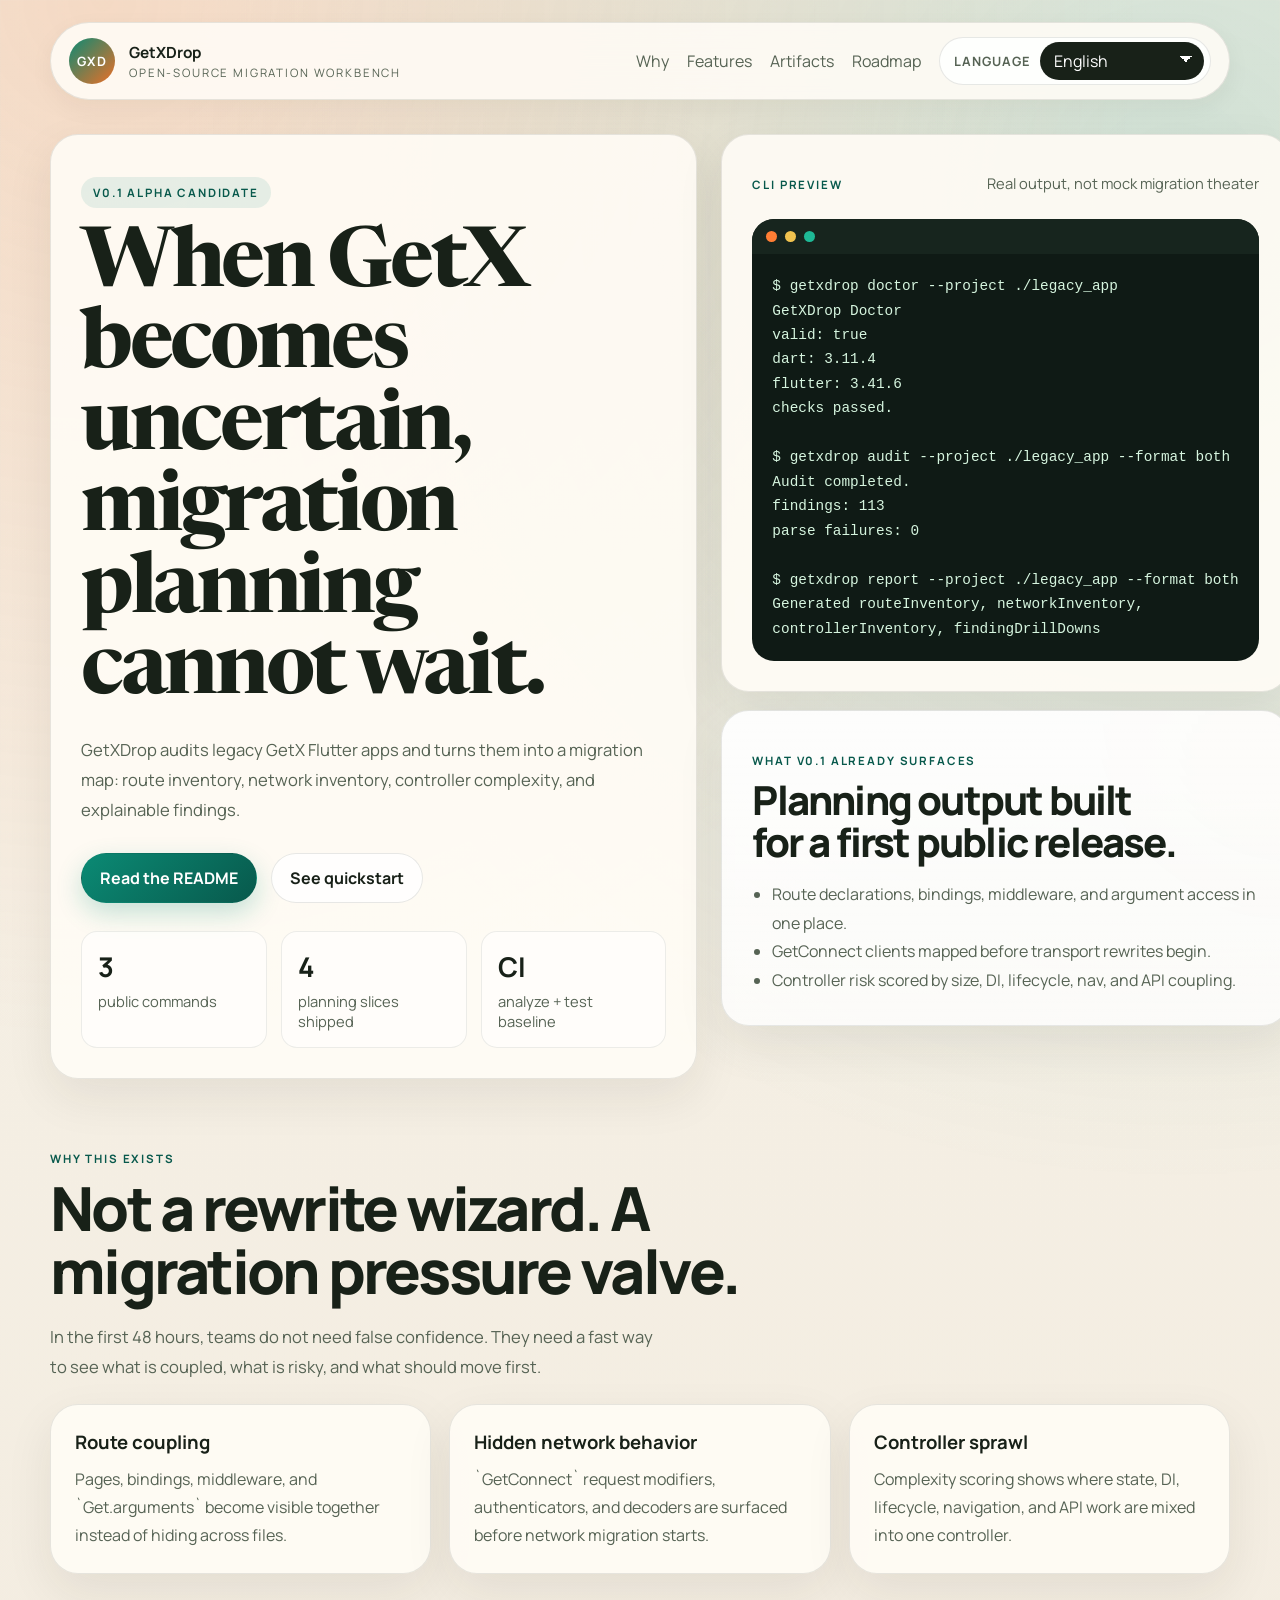
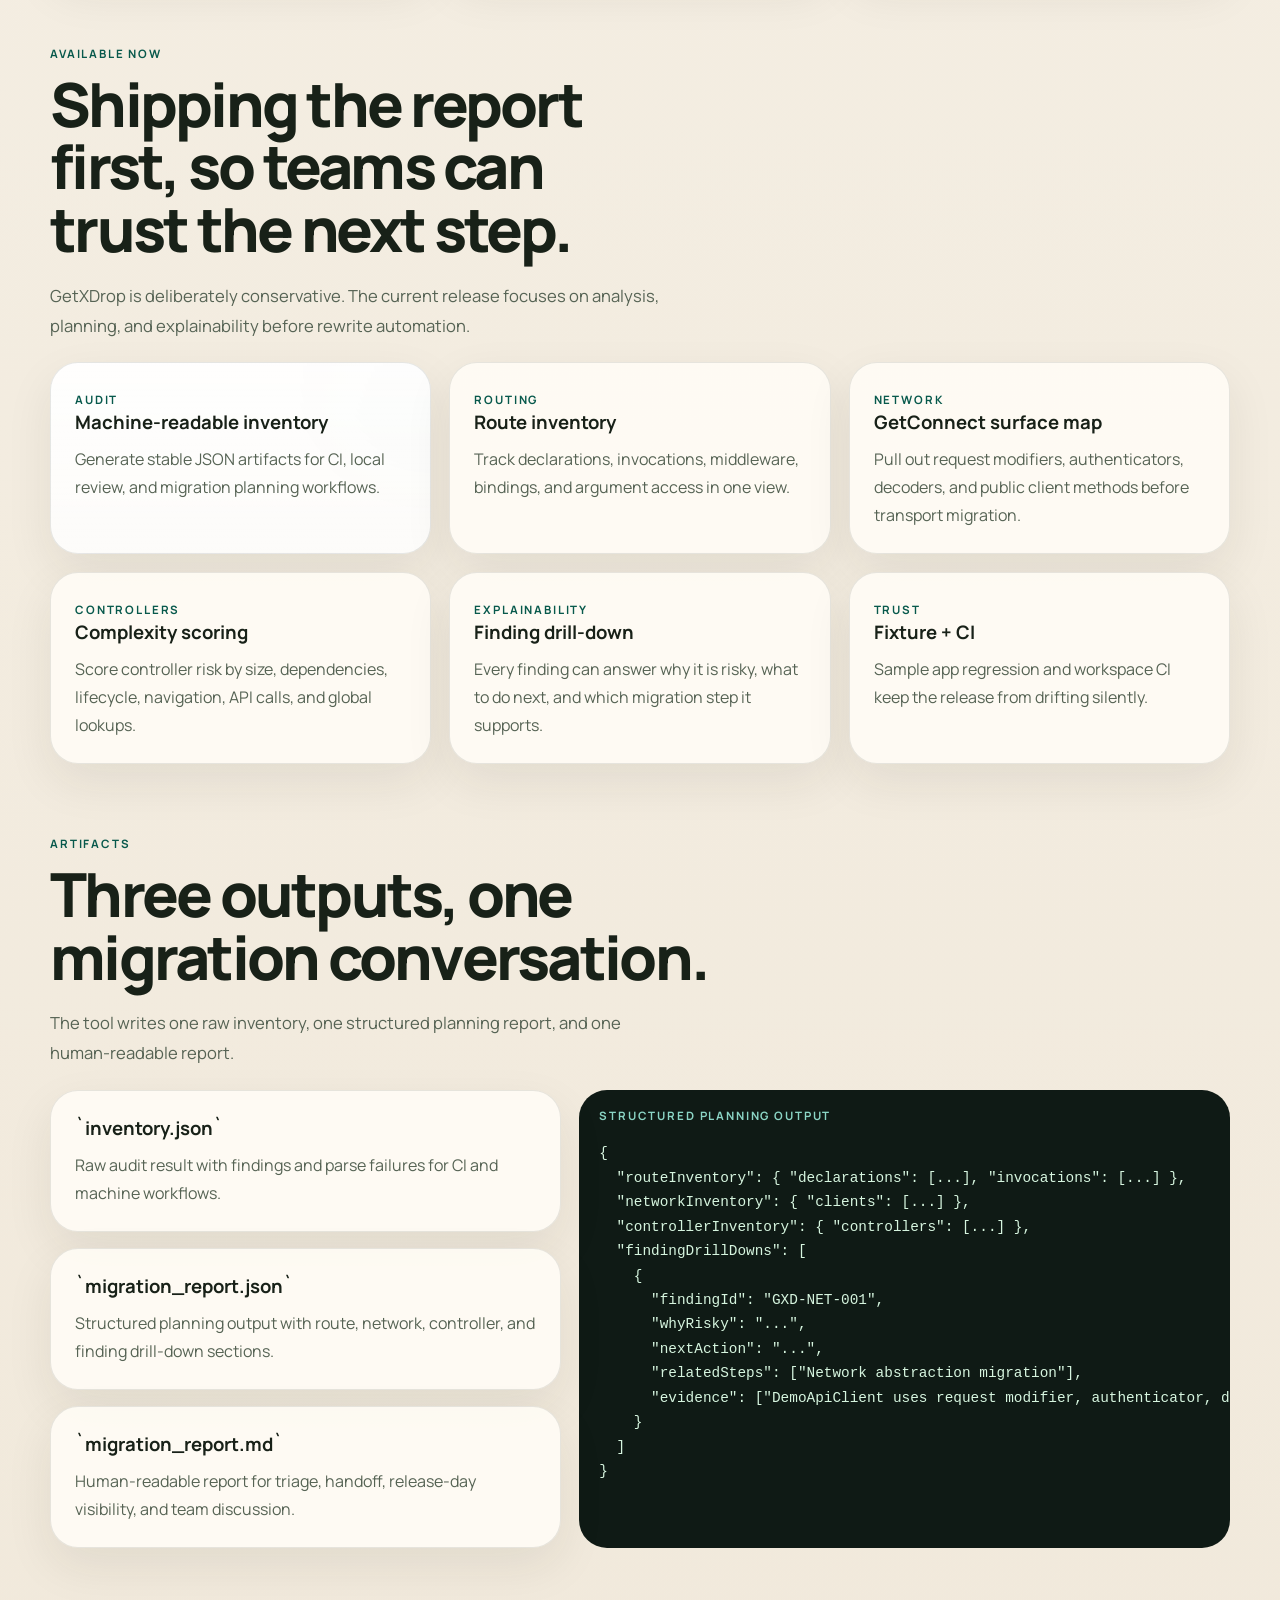
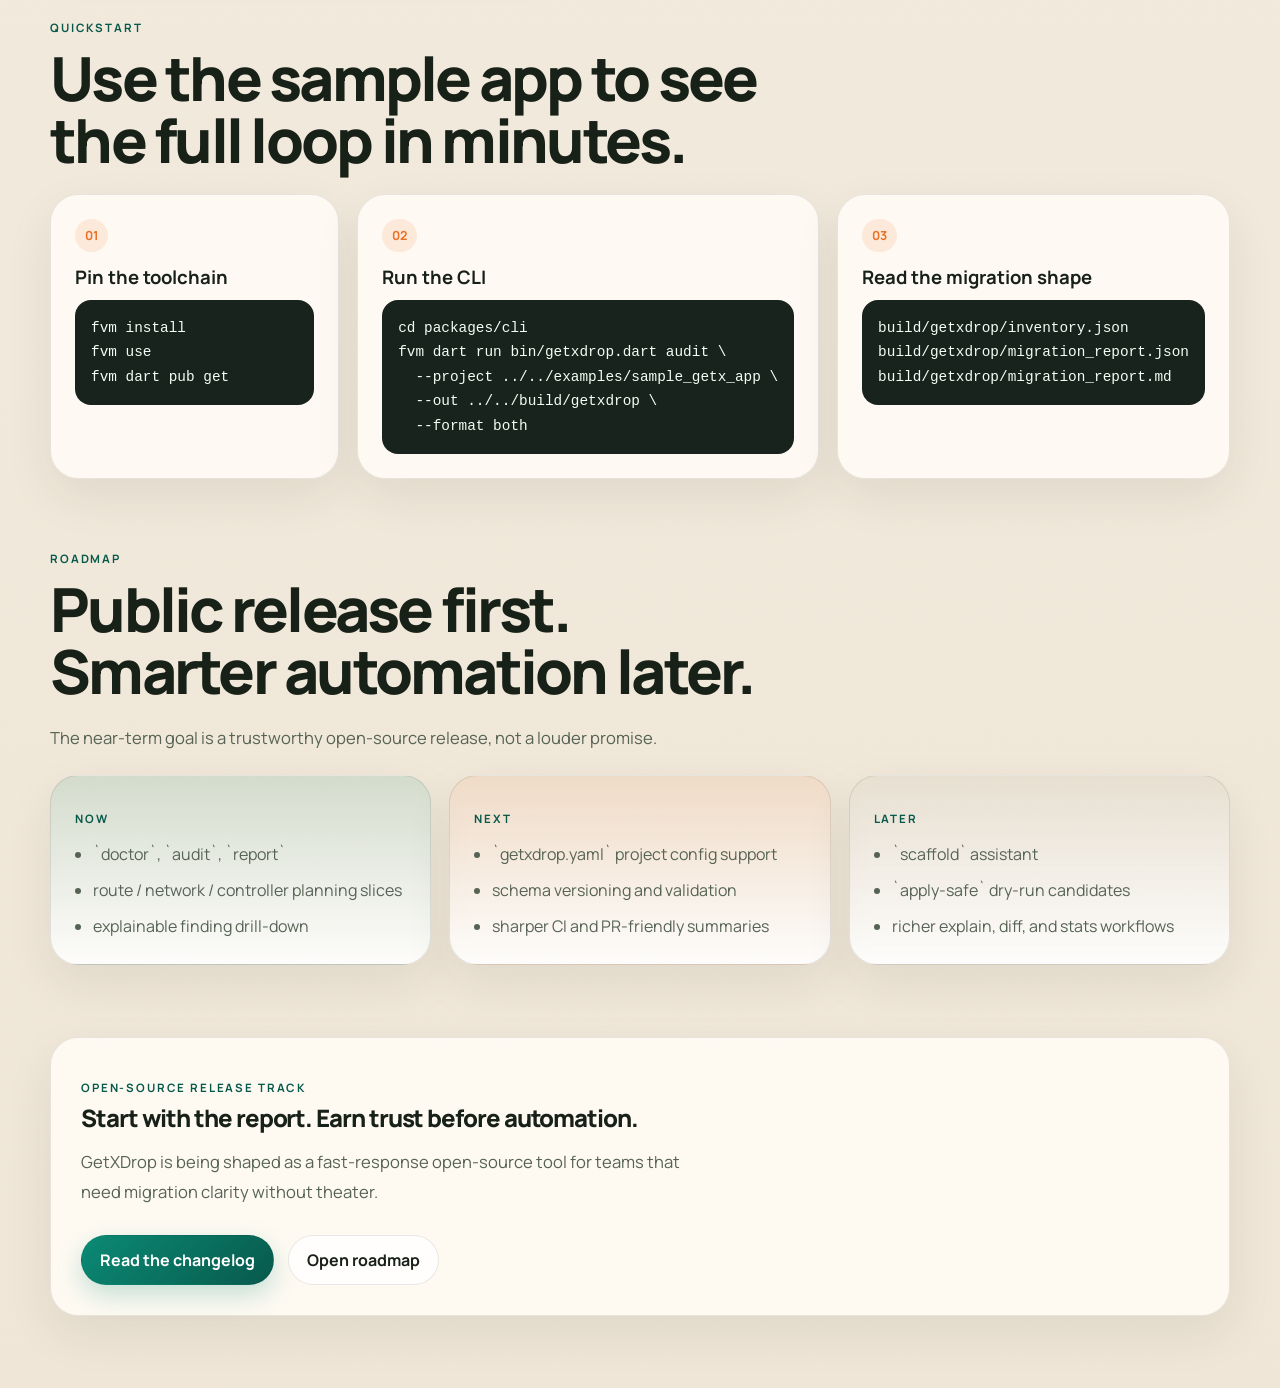
<file: site/index.html>
<!DOCTYPE html>
<html lang="en">
  <head>
    <meta charset="UTF-8" />
    <meta name="viewport" content="width=device-width, initial-scale=1.0" />
    <title>GetXDrop | GetX Migration Starts Here</title>
    <meta
      name="description"
      content="GetXDrop is a CLI-first migration workbench for legacy GetX Flutter apps."
    />
    <link rel="canonical" href="https://curogom.github.io/getxdrop/" />
    <link rel="icon" href="./assets/favicon.svg" type="image/svg+xml" />
    <meta name="theme-color" content="#f6f1e7" />
    <meta property="og:title" content="GetXDrop | GetX Migration Starts Here" />
    <meta
      property="og:description"
      content="GetXDrop is a CLI-first migration workbench for legacy GetX Flutter apps."
    />
    <meta property="og:type" content="website" />
    <meta property="og:url" content="https://curogom.github.io/getxdrop/" />
    <meta
      property="og:image"
      content="https://curogom.github.io/getxdrop/assets/og-preview.svg"
    />
    <meta name="twitter:card" content="summary_large_image" />
    <meta name="twitter:title" content="GetXDrop | GetX Migration Starts Here" />
    <meta
      name="twitter:description"
      content="GetXDrop is a CLI-first migration workbench for legacy GetX Flutter apps."
    />
    <meta
      name="twitter:image"
      content="https://curogom.github.io/getxdrop/assets/og-preview.svg"
    />
    <link rel="preconnect" href="https://fonts.googleapis.com" />
    <link rel="preconnect" href="https://fonts.gstatic.com" crossorigin />
    <link
      href="https://fonts.googleapis.com/css2?family=Manrope:wght@400;500;600;700;800&family=Newsreader:opsz,wght@6..72,500;6..72,600;6..72,700&display=swap"
      rel="stylesheet"
    />
    <link rel="stylesheet" href="./styles.css" />
  </head>
  <body>
    <div class="site-shell">
      <header class="site-header">
        <a class="brand" href="#top" aria-label="GetXDrop home">
          <span class="brand-mark">GXD</span>
          <div class="brand-copy">
            <span class="brand-name">GetXDrop</span>
            <span class="brand-sub" data-i18n="brand.sub"></span>
          </div>
        </a>

        <div class="header-actions">
          <nav class="site-nav" aria-label="Primary">
            <a href="#why" data-i18n="nav.why"></a>
            <a href="#features" data-i18n="nav.features"></a>
            <a href="#artifacts" data-i18n="nav.artifacts"></a>
            <a href="#roadmap" data-i18n="nav.roadmap"></a>
          </nav>

          <label class="lang-picker">
            <span data-i18n="lang.label"></span>
            <select id="lang-select" aria-label="Language switch">
              <option value="en">English</option>
              <option value="ko">한국어</option>
              <option value="ja">日本語</option>
              <option value="zh">简体中文</option>
              <option value="es">Español</option>
              <option value="pt-BR">Português (BR)</option>
            </select>
          </label>
        </div>
      </header>

      <main>
        <section class="hero" id="top">
          <div class="hero-copy panel">
            <p class="badge" data-i18n="hero.badge"></p>
            <h1 data-i18n-html="hero.title"></h1>
            <p class="hero-lede" data-i18n="hero.body"></p>

            <div class="hero-actions">
              <a
                class="button button-primary"
                href="https://github.com/curogom/getxdrop/blob/main/README.md"
                data-i18n="hero.primaryCta"
              ></a>
              <a class="button button-secondary" href="#quickstart" data-i18n="hero.secondaryCta"></a>
            </div>

            <div class="stat-grid">
              <article class="stat-card">
                <span class="stat-value">3</span>
                <span class="stat-label" data-i18n="hero.stats.commands"></span>
              </article>
              <article class="stat-card">
                <span class="stat-value">4</span>
                <span class="stat-label" data-i18n="hero.stats.slices"></span>
              </article>
              <article class="stat-card">
                <span class="stat-value">CI</span>
                <span class="stat-label" data-i18n="hero.stats.ci"></span>
              </article>
            </div>
          </div>

          <div class="hero-side">
            <section class="panel terminal-panel">
              <div class="panel-topline">
                <p class="section-kicker" data-i18n="terminal.kicker"></p>
                <p class="panel-note" data-i18n="terminal.note"></p>
              </div>
              <div class="terminal-window">
                <div class="terminal-chrome">
                  <span></span><span></span><span></span>
                </div>
                <pre><code>$ getxdrop doctor --project ./legacy_app
GetXDrop Doctor
valid: true
dart: 3.11.4
flutter: 3.41.6
checks passed.

$ getxdrop audit --project ./legacy_app --format both
Audit completed.
findings: 113
parse failures: 0

$ getxdrop report --project ./legacy_app --format both
Generated routeInventory, networkInventory,
controllerInventory, findingDrillDowns</code></pre>
              </div>
            </section>

            <section class="panel proof-panel">
              <p class="section-kicker" data-i18n="proof.kicker"></p>
              <h2 class="panel-title" data-i18n="proof.title"></h2>
              <ul class="proof-list">
                <li data-i18n="proof.item1"></li>
                <li data-i18n="proof.item2"></li>
                <li data-i18n="proof.item3"></li>
              </ul>
            </section>
          </div>
        </section>

        <section class="section" id="why">
          <div class="section-heading">
            <p class="section-kicker" data-i18n="why.kicker"></p>
            <h2 data-i18n="why.title"></h2>
            <p class="section-body" data-i18n="why.body"></p>
          </div>

          <div class="three-up">
            <article class="info-card">
              <h3 data-i18n="why.card1.title"></h3>
              <p data-i18n="why.card1.body"></p>
            </article>
            <article class="info-card">
              <h3 data-i18n="why.card2.title"></h3>
              <p data-i18n="why.card2.body"></p>
            </article>
            <article class="info-card">
              <h3 data-i18n="why.card3.title"></h3>
              <p data-i18n="why.card3.body"></p>
            </article>
          </div>
        </section>

        <section class="section" id="features">
          <div class="section-heading">
            <p class="section-kicker" data-i18n="features.kicker"></p>
            <h2 data-i18n="features.title"></h2>
            <p class="section-body" data-i18n="features.body"></p>
          </div>

          <div class="feature-grid">
            <article class="feature-card feature-card-highlight">
              <span class="feature-tag" data-i18n="features.audit.tag"></span>
              <h3 data-i18n="features.audit.title"></h3>
              <p data-i18n="features.audit.body"></p>
            </article>
            <article class="feature-card">
              <span class="feature-tag" data-i18n="features.routing.tag"></span>
              <h3 data-i18n="features.routing.title"></h3>
              <p data-i18n="features.routing.body"></p>
            </article>
            <article class="feature-card">
              <span class="feature-tag" data-i18n="features.network.tag"></span>
              <h3 data-i18n="features.network.title"></h3>
              <p data-i18n="features.network.body"></p>
            </article>
            <article class="feature-card">
              <span class="feature-tag" data-i18n="features.controllers.tag"></span>
              <h3 data-i18n="features.controllers.title"></h3>
              <p data-i18n="features.controllers.body"></p>
            </article>
            <article class="feature-card">
              <span class="feature-tag" data-i18n="features.explain.tag"></span>
              <h3 data-i18n="features.explain.title"></h3>
              <p data-i18n="features.explain.body"></p>
            </article>
            <article class="feature-card">
              <span class="feature-tag" data-i18n="features.trust.tag"></span>
              <h3 data-i18n="features.trust.title"></h3>
              <p data-i18n="features.trust.body"></p>
            </article>
          </div>
        </section>

        <section class="section artifact-section" id="artifacts">
          <div class="section-heading">
            <p class="section-kicker" data-i18n="artifacts.kicker"></p>
            <h2 data-i18n="artifacts.title"></h2>
            <p class="section-body" data-i18n="artifacts.body"></p>
          </div>

          <div class="artifact-layout">
            <div class="artifact-list">
              <article class="artifact-card">
                <h3>`inventory.json`</h3>
                <p data-i18n="artifacts.inventory"></p>
              </article>
              <article class="artifact-card">
                <h3>`migration_report.json`</h3>
                <p data-i18n="artifacts.reportJson"></p>
              </article>
              <article class="artifact-card">
                <h3>`migration_report.md`</h3>
                <p data-i18n="artifacts.reportMd"></p>
              </article>
            </div>

            <div class="artifact-preview">
              <div class="json-card">
                <p class="json-caption" data-i18n="artifacts.previewTitle"></p>
                <pre><code>{
  "routeInventory": { "declarations": [...], "invocations": [...] },
  "networkInventory": { "clients": [...] },
  "controllerInventory": { "controllers": [...] },
  "findingDrillDowns": [
    {
      "findingId": "GXD-NET-001",
      "whyRisky": "...",
      "nextAction": "...",
      "relatedSteps": ["Network abstraction migration"],
      "evidence": ["DemoApiClient uses request modifier, authenticator, decoder"]
    }
  ]
}</code></pre>
              </div>
            </div>
          </div>
        </section>

        <section class="section" id="quickstart">
          <div class="section-heading">
            <p class="section-kicker" data-i18n="quickstart.kicker"></p>
            <h2 data-i18n="quickstart.title"></h2>
          </div>

          <div class="quickstart-grid">
            <article class="step-card">
              <span class="step-number">01</span>
              <h3 data-i18n="quickstart.step1.title"></h3>
              <pre><code>fvm install
fvm use
fvm dart pub get</code></pre>
            </article>
            <article class="step-card">
              <span class="step-number">02</span>
              <h3 data-i18n="quickstart.step2.title"></h3>
              <pre><code>cd packages/cli
fvm dart run bin/getxdrop.dart audit \
  --project ../../examples/sample_getx_app \
  --out ../../build/getxdrop \
  --format both</code></pre>
            </article>
            <article class="step-card">
              <span class="step-number">03</span>
              <h3 data-i18n="quickstart.step3.title"></h3>
              <pre><code>build/getxdrop/inventory.json
build/getxdrop/migration_report.json
build/getxdrop/migration_report.md</code></pre>
            </article>
          </div>
        </section>

        <section class="section" id="roadmap">
          <div class="section-heading">
            <p class="section-kicker" data-i18n="roadmap.kicker"></p>
            <h2 data-i18n="roadmap.title"></h2>
            <p class="section-body" data-i18n="roadmap.body"></p>
          </div>

          <div class="roadmap-grid">
            <article class="roadmap-card roadmap-now">
              <p class="roadmap-label" data-i18n="roadmap.now.label"></p>
              <ul>
                <li data-i18n="roadmap.now.item1"></li>
                <li data-i18n="roadmap.now.item2"></li>
                <li data-i18n="roadmap.now.item3"></li>
              </ul>
            </article>
            <article class="roadmap-card roadmap-next">
              <p class="roadmap-label" data-i18n="roadmap.next.label"></p>
              <ul>
                <li data-i18n="roadmap.next.item1"></li>
                <li data-i18n="roadmap.next.item2"></li>
                <li data-i18n="roadmap.next.item3"></li>
              </ul>
            </article>
            <article class="roadmap-card roadmap-later">
              <p class="roadmap-label" data-i18n="roadmap.later.label"></p>
              <ul>
                <li data-i18n="roadmap.later.item1"></li>
                <li data-i18n="roadmap.later.item2"></li>
                <li data-i18n="roadmap.later.item3"></li>
              </ul>
            </article>
          </div>
        </section>

        <section class="section cta-section">
          <div class="cta-card panel">
            <p class="section-kicker" data-i18n="cta.kicker"></p>
            <h2 data-i18n="cta.title"></h2>
            <p class="section-body" data-i18n="cta.body"></p>
            <div class="hero-actions">
              <a
                class="button button-primary"
                href="https://github.com/curogom/getxdrop/blob/main/CHANGELOG.md"
                data-i18n="cta.primary"
              ></a>
              <a
                class="button button-secondary"
                href="https://github.com/curogom/getxdrop/blob/main/docs/roadmap.md"
                data-i18n="cta.secondary"
              ></a>
            </div>
          </div>
        </section>
      </main>
    </div>

    <script src="./app.js"></script>
  </body>
</html>
</file>
<file: site/styles.css>
:root {
  --bg: #f6f1e7;
  --bg-deep: #efe6d7;
  --surface: rgba(255, 252, 246, 0.9);
  --surface-strong: #fffdf8;
  --ink: #182118;
  --ink-soft: #566354;
  --line: rgba(24, 33, 24, 0.1);
  --accent: #0b8a74;
  --accent-deep: #08594c;
  --signal: #ec6f26;
  --shadow: 0 18px 48px rgba(40, 34, 26, 0.08);
  --radius-xl: 28px;
  --radius-lg: 22px;
  --radius-md: 16px;
  --content-width: min(1180px, calc(100% - 32px));
}

* {
  box-sizing: border-box;
}

html {
  scroll-behavior: smooth;
}

body {
  margin: 0;
  min-height: 100vh;
  background:
    radial-gradient(circle at 8% 0%, rgba(236, 111, 38, 0.18), transparent 22%),
    radial-gradient(circle at 92% 4%, rgba(11, 138, 116, 0.16), transparent 22%),
    linear-gradient(180deg, var(--bg) 0%, var(--bg-deep) 100%);
  color: var(--ink);
  font-family: "Manrope", "Avenir Next", "Segoe UI", sans-serif;
}

a {
  color: inherit;
  text-decoration: none;
}

button {
  font: inherit;
}

pre,
code {
  font-family: "SFMono-Regular", "JetBrains Mono", Consolas, monospace;
}

.site-shell {
  width: var(--content-width);
  margin: 0 auto;
  padding: 22px 0 72px;
}

.site-header {
  position: sticky;
  top: 12px;
  z-index: 20;
  display: flex;
  align-items: center;
  justify-content: space-between;
  gap: 20px;
  padding: 14px 18px;
  margin-bottom: 34px;
  border: 1px solid var(--line);
  border-radius: 999px;
  background: rgba(255, 252, 246, 0.88);
  backdrop-filter: blur(18px);
  box-shadow: 0 8px 24px rgba(40, 34, 26, 0.05);
}

.brand {
  display: inline-flex;
  align-items: center;
  gap: 14px;
}

.brand-mark {
  display: grid;
  place-items: center;
  width: 46px;
  height: 46px;
  border-radius: 50%;
  background: linear-gradient(135deg, var(--accent) 0%, var(--signal) 100%);
  color: white;
  font-size: 0.8rem;
  font-weight: 700;
  letter-spacing: 0.08em;
}

.brand-copy {
  display: grid;
  gap: 2px;
}

.brand-name {
  font-size: 0.96rem;
  font-weight: 700;
}

.brand-sub,
.section-kicker,
.feature-tag,
.badge,
.roadmap-label,
.json-caption {
  text-transform: uppercase;
  letter-spacing: 0.16em;
  font-size: 0.72rem;
}

.brand-sub,
.panel-note,
.section-body,
.info-card p,
.feature-card p,
.artifact-card p,
.roadmap-card li,
.proof-list li {
  color: var(--ink-soft);
}

.header-actions {
  display: flex;
  align-items: center;
  gap: 18px;
}

.site-nav {
  display: flex;
  flex-wrap: wrap;
  gap: 18px;
  color: var(--ink-soft);
}

.site-nav a:hover {
  color: var(--ink);
}

.lang-picker {
  display: inline-flex;
  align-items: center;
  gap: 10px;
  min-height: 46px;
  padding: 4px 6px 4px 14px;
  border: 1px solid var(--line);
  border-radius: 999px;
  background: rgba(255, 255, 255, 0.78);
  color: var(--ink-soft);
}

.lang-picker span {
  font-size: 0.8rem;
  font-weight: 700;
  letter-spacing: 0.08em;
  text-transform: uppercase;
}

.lang-picker select {
  min-width: 154px;
  height: 38px;
  padding: 0 36px 0 14px;
  border: 0;
  border-radius: 999px;
  background: var(--ink);
  color: white;
  cursor: pointer;
  font: inherit;
  appearance: none;
  background-image:
    linear-gradient(45deg, transparent 50%, white 50%),
    linear-gradient(135deg, white 50%, transparent 50%);
  background-position:
    calc(100% - 18px) calc(50% - 2px),
    calc(100% - 12px) calc(50% - 2px);
  background-size: 6px 6px, 6px 6px;
  background-repeat: no-repeat;
}

.lang-picker select:focus {
  outline: 2px solid rgba(11, 138, 116, 0.35);
  outline-offset: 2px;
}

.hero {
  display: grid;
  grid-template-columns: minmax(0, 1.12fr) minmax(320px, 0.88fr);
  gap: 24px;
  align-items: start;
}

.panel,
.info-card,
.feature-card,
.artifact-card,
.step-card,
.roadmap-card {
  border: 1px solid var(--line);
  border-radius: var(--radius-xl);
  background: var(--surface);
  box-shadow: var(--shadow);
}

.hero-copy,
.terminal-panel,
.proof-panel,
.cta-card {
  padding: 30px;
}

.badge,
.section-kicker,
.feature-tag,
.roadmap-label,
.json-caption {
  color: var(--accent-deep);
  font-weight: 700;
}

.badge {
  display: inline-flex;
  padding: 8px 12px;
  border-radius: 999px;
  background: rgba(11, 138, 116, 0.1);
  margin-bottom: 18px;
}

.hero h1,
.section-heading h2,
.panel-title,
.cta-card h2 {
  margin: 0;
  text-wrap: balance;
}

.hero h1 {
  max-width: 12ch;
  font-size: clamp(2.9rem, 7vw, 5.2rem);
  font-family: "Newsreader", Georgia, serif;
  line-height: 0.98;
  letter-spacing: -0.04em;
}

.section-heading h2,
.panel-title,
.cta-card h2 {
  font-family: "Manrope", "Avenir Next", "Segoe UI", sans-serif;
  line-height: 1.03;
  letter-spacing: -0.045em;
  font-weight: 800;
}

.hero-lede,
.section-body,
.cta-card .section-body {
  max-width: 62ch;
  margin: 20px 0 0;
  font-size: 1.04rem;
  line-height: 1.8;
  color: var(--ink-soft);
  text-wrap: pretty;
}

.hero-actions {
  display: flex;
  flex-wrap: wrap;
  gap: 14px;
  margin-top: 28px;
}

.button {
  display: inline-flex;
  align-items: center;
  justify-content: center;
  min-height: 50px;
  padding: 0 18px;
  border-radius: 999px;
  border: 1px solid transparent;
  font-weight: 700;
  transition:
    transform 180ms ease,
    box-shadow 180ms ease,
    border-color 180ms ease;
}

.button:hover {
  transform: translateY(-1px);
}

.button-primary {
  background: linear-gradient(135deg, var(--accent) 0%, var(--accent-deep) 100%);
  color: white;
  box-shadow: 0 10px 26px rgba(11, 138, 116, 0.24);
}

.button-secondary {
  border-color: var(--line);
  background: rgba(255, 255, 255, 0.76);
}

.stat-grid {
  display: grid;
  grid-template-columns: repeat(3, 1fr);
  gap: 14px;
  margin-top: 28px;
}

.stat-card {
  padding: 16px;
  border-radius: var(--radius-md);
  background: rgba(255, 255, 255, 0.62);
  border: 1px solid rgba(24, 33, 24, 0.08);
}

.stat-value {
  display: block;
  font-size: 1.7rem;
  font-weight: 700;
}

.stat-label {
  display: block;
  margin-top: 6px;
  font-size: 0.92rem;
  color: var(--ink-soft);
}

.hero-side {
  display: grid;
  gap: 18px;
}

.panel-topline {
  display: flex;
  align-items: baseline;
  justify-content: space-between;
  gap: 14px;
  margin-bottom: 16px;
}

.panel-note {
  margin: 0;
  font-size: 0.92rem;
}

.terminal-window {
  overflow: hidden;
  border-radius: 22px;
  background: #0f1a15;
  color: #d6f5df;
}

.terminal-chrome {
  display: flex;
  gap: 8px;
  padding: 12px 14px;
  background: #17251e;
}

.terminal-chrome span {
  width: 11px;
  height: 11px;
  border-radius: 50%;
}

.terminal-chrome span:nth-child(1) {
  background: #ff7e34;
}

.terminal-chrome span:nth-child(2) {
  background: #f0c24f;
}

.terminal-chrome span:nth-child(3) {
  background: #1eb996;
}

.terminal-window pre,
.json-card pre,
.step-card pre {
  margin: 0;
  overflow: auto;
  font-size: 0.9rem;
  line-height: 1.7;
}

.terminal-window pre {
  padding: 20px;
}

.proof-panel {
  background:
    linear-gradient(180deg, rgba(255, 255, 255, 0.92), rgba(255, 255, 255, 0.78)),
    radial-gradient(circle at top right, rgba(236, 111, 38, 0.12), transparent 35%);
}

.panel-title {
  margin-top: 8px;
  font-size: clamp(1.8rem, 3.5vw, 2.5rem);
}

.proof-list {
  margin: 18px 0 0;
  padding-left: 20px;
  line-height: 1.8;
  text-wrap: pretty;
}

.section {
  margin-top: 72px;
}

.section-heading {
  max-width: 760px;
  margin-bottom: 22px;
}

.section-heading h2 {
  font-size: clamp(2.2rem, 5vw, 3.8rem);
  margin-top: 10px;
}

.three-up,
.feature-grid,
.quickstart-grid,
.roadmap-grid {
  display: grid;
  gap: 18px;
}

.three-up {
  grid-template-columns: repeat(3, 1fr);
}

.info-card,
.artifact-card,
.step-card,
.roadmap-card {
  padding: 24px;
}

.info-card h3,
.feature-card h3,
.artifact-card h3,
.step-card h3 {
  margin: 0 0 10px;
  font-size: 1.16rem;
}

.info-card p,
.feature-card p,
.artifact-card p,
.roadmap-card li {
  margin: 0;
  line-height: 1.75;
}

.feature-grid {
  grid-template-columns: repeat(3, 1fr);
}

.feature-card {
  padding: 24px;
}

.feature-card-highlight {
  background:
    linear-gradient(180deg, rgba(255, 255, 255, 0.94), rgba(255, 255, 255, 0.82)),
    radial-gradient(circle at top right, rgba(11, 138, 116, 0.14), transparent 38%);
}

.artifact-layout {
  display: grid;
  grid-template-columns: minmax(280px, 0.88fr) minmax(320px, 1.12fr);
  gap: 18px;
  align-items: stretch;
}

.artifact-list {
  display: grid;
  gap: 16px;
}

.json-card {
  height: 100%;
  padding: 0;
  overflow: hidden;
  border-radius: var(--radius-xl);
  background: #0f1a15;
  color: #d6f5df;
}

.json-caption {
  margin: 0;
  padding: 18px 20px 0;
  color: #8bd5c5;
}

.json-card pre {
  padding: 18px 20px 22px;
}

.quickstart-grid {
  grid-template-columns: repeat(3, 1fr);
}

.step-number {
  display: inline-flex;
  margin-bottom: 12px;
  padding: 8px 10px;
  border-radius: 999px;
  background: rgba(236, 111, 38, 0.12);
  color: var(--signal);
  font-size: 0.78rem;
  font-weight: 700;
}

.step-card pre {
  padding: 16px;
  border-radius: 16px;
  background: #18231d;
  color: #f0fff4;
}

.roadmap-grid {
  grid-template-columns: repeat(3, 1fr);
}

.roadmap-card ul {
  margin: 14px 0 0;
  padding-left: 18px;
}

.roadmap-card li + li {
  margin-top: 8px;
}

html[lang="ko"] .hero h1,
html[lang="ko"] .section-heading h2,
html[lang="ko"] .panel-title,
html[lang="ko"] .cta-card h2 {
  font-family:
    "Apple SD Gothic Neo",
    "Noto Sans KR",
    "Pretendard",
    "Manrope",
    sans-serif;
  line-height: 1.1;
  letter-spacing: -0.045em;
  word-break: keep-all;
  line-break: strict;
}

html:is([lang="ja"], [lang="zh"], [lang="es"], [lang="pt-BR"]) .section-heading h2,
html:is([lang="ja"], [lang="zh"], [lang="es"], [lang="pt-BR"]) .panel-title,
html:is([lang="ja"], [lang="zh"], [lang="es"], [lang="pt-BR"]) .cta-card h2 {
  font-family: "Manrope", "Avenir Next", "Segoe UI", sans-serif;
  line-height: 1.08;
}

html[lang="ko"] .hero h1 {
  max-width: 15ch;
}

html[lang="ko"] .hero-lede,
html[lang="ko"] .section-body,
html[lang="ko"] .cta-card .section-body,
html[lang="ko"] .info-card p,
html[lang="ko"] .feature-card p,
html[lang="ko"] .artifact-card p,
html[lang="ko"] .roadmap-card li,
html[lang="ko"] .proof-list li,
html[lang="ko"] .brand-sub,
html[lang="ko"] .panel-note,
html[lang="ko"] .stat-label {
  word-break: keep-all;
  line-break: strict;
}

.roadmap-now {
  background: linear-gradient(180deg, rgba(11, 138, 116, 0.12), rgba(255, 255, 255, 0.88));
}

.roadmap-next {
  background: linear-gradient(180deg, rgba(236, 111, 38, 0.1), rgba(255, 255, 255, 0.88));
}

.roadmap-later {
  background: linear-gradient(180deg, rgba(24, 33, 24, 0.04), rgba(255, 255, 255, 0.88));
}

.cta-card .section-body {
  margin-top: 16px;
}

.panel,
.info-card,
.feature-card,
.artifact-card,
.step-card,
.roadmap-card,
.site-header {
  animation: rise-in 520ms ease both;
}

@keyframes rise-in {
  from {
    opacity: 0;
    transform: translateY(10px);
  }
  to {
    opacity: 1;
    transform: translateY(0);
  }
}

@media (max-width: 1100px) {
  .hero,
  .artifact-layout,
  .feature-grid,
  .quickstart-grid,
  .roadmap-grid,
  .three-up {
    grid-template-columns: repeat(2, 1fr);
  }

  .artifact-layout {
    grid-template-columns: 1fr;
  }
}

@media (max-width: 820px) {
  .site-header {
    position: static;
    flex-direction: column;
    align-items: flex-start;
    border-radius: 28px;
  }

  .header-actions {
    width: 100%;
    flex-direction: column;
    align-items: flex-start;
  }

  .site-nav {
    gap: 14px;
  }

  .lang-picker {
    width: 100%;
    justify-content: space-between;
  }

  .hero,
  .three-up,
  .feature-grid,
  .quickstart-grid,
  .roadmap-grid {
    grid-template-columns: 1fr;
  }
}

@media (max-width: 640px) {
  :root {
    --content-width: min(100% - 20px, 1180px);
  }

  .site-shell {
    padding-top: 16px;
  }

  .hero-copy,
  .terminal-panel,
  .proof-panel,
  .cta-card,
  .info-card,
  .feature-card,
  .artifact-card,
  .step-card,
  .roadmap-card {
    padding: 22px;
  }

  .hero h1 {
    font-size: clamp(2.6rem, 13vw, 4.1rem);
  }

  .stat-grid {
    grid-template-columns: 1fr;
  }

  .site-nav {
    display: grid;
    grid-template-columns: repeat(2, auto);
  }
}
</file>
